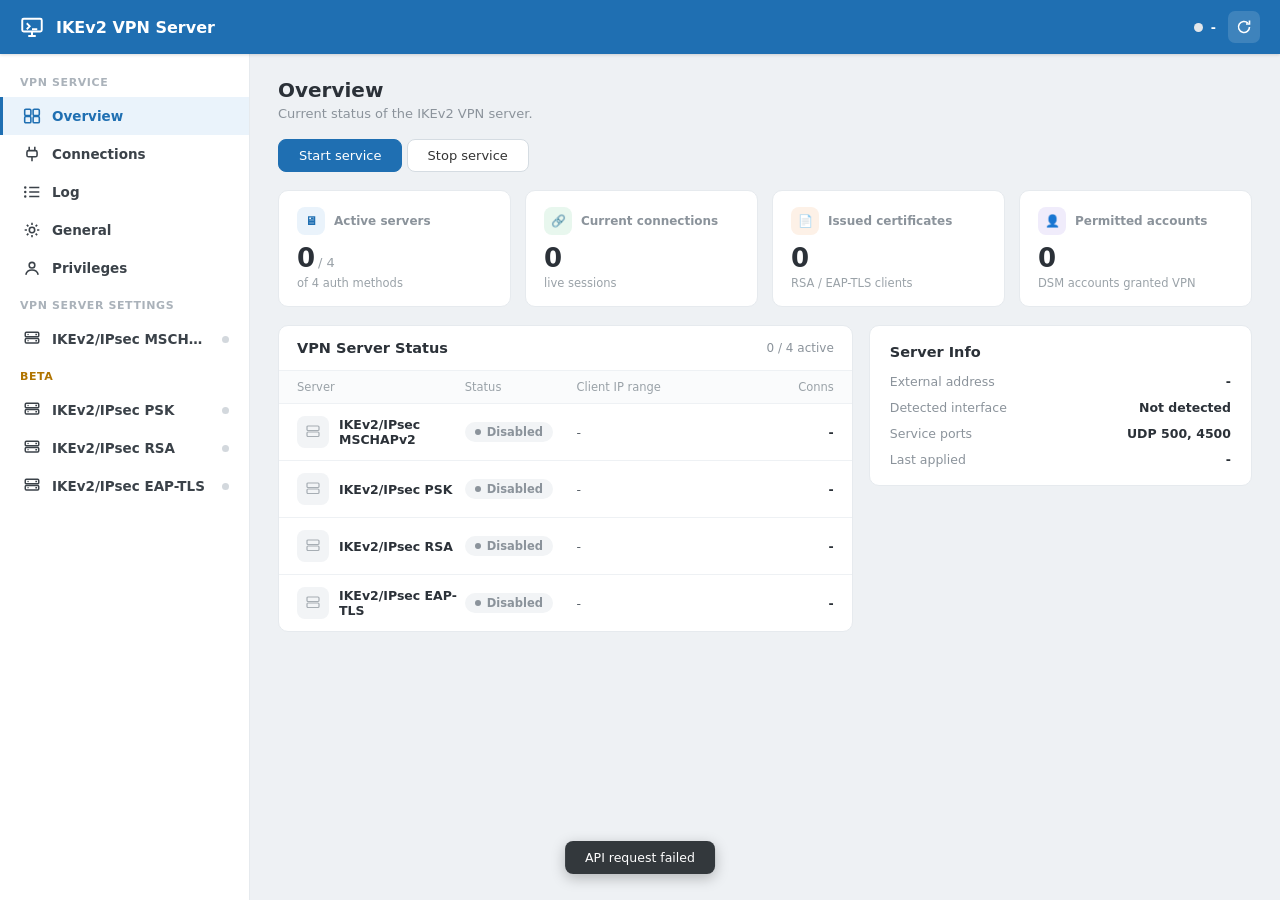
<file: src/package/ui/index.html>
<!DOCTYPE html>
<html lang="ko">
<head>
<meta charset="utf-8">
<meta name="viewport" content="width=device-width, initial-scale=1">
<title>IKEv2 VPN Server</title>
<link rel="stylesheet" href="app.css">
</head>
<body>

<div id="app"></div>

<!-- Downloads (client profiles, .p12 certificates) are POSTs whose response is
     a file. They go through this form into the hidden iframe so the browser
     handles Content-Disposition itself; see js/api.js postDownload(). -->
<form id="f_download" method="POST" style="display:none" target="dl_frame"></form>
<iframe name="dl_frame" style="display:none"></iframe>

<script type="module" src="js/main.js"></script>
</body>
</html>
</file>
<file: src/package/ui/app.css>
:root{
    --bg:#eef1f4;--card:#ffffff;--line:#e6eaee;--line2:#eef1f4;--txt:#2b3138;--sub:#8b939b;
    --accent:#1f6fb2;--accent-h:#0a76c4;--accent-bg:#eaf3fb;
    --ok:#2fa85e;--ok-bg:#e8f7ee;--bad:#e5734a;--bad-bg:#fdf1e7;--warn:#d97a3a;
}
*{box-sizing:border-box}
body{margin:0;font-family:"Segoe UI","Apple SD Gothic Neo","Malgun Gothic",system-ui,sans-serif;
    color:var(--txt);background:var(--bg);font-size:13px}
a{color:var(--accent);text-decoration:none}a:hover{text-decoration:underline}
input,select,button{font-family:inherit;font-size:13px}
input:disabled,select:disabled{background:#f5f6f7!important;color:#b0b5ba!important;border-color:#e0e4e8!important}
select:focus,input:focus{border-color:var(--accent)!important;outline:none}
/* custom dropdown matching the mockup (js/components/Dropdown.js). The popup is
   position:fixed, so it is laid out against the viewport and escapes the
   overflow of .card/.main instead of being clipped by them.
   INVARIANT: no ancestor of .dd may set transform, filter, backdrop-filter,
   perspective, contain or will-change. Any of those makes that ancestor the
   containing block for the fixed popup, which would both offset it and bring
   .card's overflow:hidden back into play. */
.dd{position:relative;width:100%;font-size:13px;user-select:none}
.dd-box{display:flex;align-items:center;height:34px;border:1px solid #c3ccd4;border-radius:6px;
    background:#fff;cursor:pointer;overflow:hidden;transition:border-color .12s}
.dd-box:hover,.dd.open .dd-box{border-color:var(--accent)}
.dd-val{flex:1;min-width:0;padding:0 10px;white-space:nowrap;overflow:hidden;text-overflow:ellipsis;color:#333}
.dd-chev{width:30px;flex:none;align-self:stretch;display:flex;align-items:center;justify-content:center;
    border-left:1px solid #dbe1e7;background:#f4f8fc}
.dd.open .dd-chev{border-left-color:#bcdaf1;background:#e8f2fb}
.dd-chev svg{stroke:var(--accent);transition:transform .15s}
.dd.open .dd-chev svg{transform:rotate(180deg)}
.dd.disabled .dd-box{background:#f5f6f7;cursor:default;border-color:#c3ccd4}
.dd.disabled .dd-box:hover{border-color:#c3ccd4}
.dd.disabled .dd-val{color:#b0b5ba}
.dd.disabled .dd-chev{background:#f5f6f7;border-left-color:#e5e9ed}
.dd.disabled .dd-chev svg{stroke:#b8bfc5}
.dd-pop{position:fixed;background:#fff;border:1px solid #d5dce2;border-radius:6px;
    box-shadow:0 6px 20px rgba(0,0,0,.16);padding:4px;z-index:9999;max-height:280px;overflow-y:auto}
.dd-opt{padding:8px 12px;border-radius:4px;cursor:pointer;font-size:13px;white-space:nowrap;color:#333}
.dd-opt:hover{background:var(--accent-bg);color:var(--accent)}
.dd-opt.sel{background:var(--accent-bg);color:var(--accent);font-weight:600}
.form-row .dd{max-width:320px}
::-webkit-scrollbar{width:10px;height:10px}
::-webkit-scrollbar-thumb{background:#c9d0d7;border-radius:5px;border:2px solid transparent;background-clip:padding-box}

.app{display:flex;flex-direction:column;height:100vh;min-height:600px}
.topbar{height:54px;flex:none;background:var(--accent);display:flex;align-items:center;
    padding:0 20px;color:#fff;gap:12px;box-shadow:0 1px 3px rgba(0,0,0,.15);z-index:5}
.topbar .title{font-size:16px;font-weight:600}
.topbar .badge{padding:2px 9px;border-radius:11px;background:rgba(255,255,255,.18);font-size:11.5px;font-weight:600}
.topbar .spacer{flex:1}
.topbar .stat{display:flex;align-items:center;gap:8px;font-size:12.5px;font-weight:700;
    background:transparent;border:none;border-radius:0;padding:0;color:#fff}
.dot{width:9px;height:9px;border-radius:50%;flex:none}
.dot.ok{background:#54d17a;box-shadow:0 0 0 3px rgba(84,209,122,.25)}
.dot.bad{background:#e2e6ea}
.iconbtn{background:rgba(255,255,255,.14);border:none;color:#fff;width:32px;height:32px;
    border-radius:7px;cursor:pointer;display:flex;align-items:center;justify-content:center}
.iconbtn:hover{background:rgba(255,255,255,.26)}

.body{flex:1;display:flex;min-height:0}
.sidebar{width:250px;flex:none;background:#fff;border-right:1px solid var(--line);padding:10px 0;overflow-y:auto}
.sidebar .hd{padding:12px 20px 8px;font-size:11px;font-weight:700;color:#aab2ba;letter-spacing:.6px;text-transform:uppercase}
.navitem{display:flex;align-items:center;gap:11px;padding:10px 20px;cursor:pointer;font-size:13.5px;
    color:#3b4249;font-weight:600;border-left:3px solid transparent;user-select:none}
.navitem:hover{background:#f2f6fa}
.navitem.active{color:var(--accent);font-weight:700;background:var(--accent-bg);border-left-color:var(--accent)}
.navitem svg{flex:none}
.navitem .nm{flex:1;white-space:nowrap;overflow:hidden;text-overflow:ellipsis}
.navitem .dot{width:7px;height:7px}

.main{flex:1;min-width:0;overflow-y:auto}
.page{padding:24px 28px 40px;max-width:1200px}
.page h1{font-size:20px;font-weight:700;margin:0 0 4px}
.page .desc{color:var(--sub);margin-bottom:18px}
.hidden{display:none!important}

.card{background:var(--card);border:1px solid var(--line);border-radius:10px;overflow:hidden;margin-bottom:16px}
.card .pad{padding:18px 20px}
.card h2{font-size:14.5px;font-weight:700;margin:0}
.card .chd{padding:14px 18px;display:flex;align-items:center;justify-content:space-between;border-bottom:1px solid var(--line2)}

.notice{margin:0 0 14px;padding:10px 14px;border-radius:8px;background:var(--bad-bg);color:#a6431c;font-size:12.5px;line-height:1.5}
.notice.show{display:block}.notice{display:none}
.notice a{color:#a6431c;text-decoration:underline}

.statgrid{display:grid;grid-template-columns:repeat(auto-fit,minmax(190px,1fr));gap:14px;margin-bottom:18px}
.stat{background:var(--card);border:1px solid var(--line);border-radius:10px;padding:16px 18px}
.stat .top{display:flex;align-items:center;gap:9px;color:var(--sub);font-size:12px;font-weight:600}
.stat .ic{width:28px;height:28px;border-radius:8px;display:flex;align-items:center;justify-content:center;flex:none}
.stat .val{font-size:26px;font-weight:700;margin-top:10px;line-height:1}
.stat .val .unit{font-size:13px;font-weight:500;color:#9aa2a8;margin-left:3px}
.stat .sub{font-size:11.5px;color:#9aa2a8;margin-top:5px}

table{width:100%;border-collapse:collapse}
.thead{display:grid;padding:9px 18px;font-size:11.5px;color:#9aa2a8;background:#fafbfc;border-bottom:1px solid var(--line2)}
.trow{display:grid;padding:12px 18px;align-items:center;border-bottom:1px solid var(--line2);font-size:12.5px}
.trow:last-child{border-bottom:none}
.trow:hover{background:#f8fafc}
.empty{padding:60px 20px;text-align:center;color:#aab2ba}
.empty svg{margin-bottom:8px}

.badge2{display:inline-flex;align-items:center;gap:6px;padding:3px 10px;border-radius:12px;font-size:11.5px;font-weight:600}
.badge2 .d{width:6px;height:6px;border-radius:50%}
.beta-tag{font-size:10.5px;font-weight:700;letter-spacing:.5px;color:#8a5a00;background:#ffe6b0;padding:2px 7px;border-radius:6px;line-height:1.4}
.sidebar .hd.beta{color:#b07400}

.form-row{display:grid;grid-template-columns:170px 1fr;align-items:center;gap:12px;margin-bottom:13px}
.form-row label{color:#4a525a}
.form-row input[type=text],.form-row input[type=password],.form-row select{
    height:32px;border:1px solid #c3ccd4;border-radius:6px;padding:0 8px;max-width:320px;width:100%}
.form-row select{height:34px;padding:0 40px 0 11px}
.octets{display:flex;align-items:center;gap:6px}
.form-row .octets input{width:52px;height:32px;border:1px solid #c3ccd4;border-radius:6px;padding:0 6px;max-width:52px;text-align:center;font-variant-numeric:tabular-nums}
.octets .dot-sep{color:#8b939b}
.octets .octet-suffix{color:#5b636b;font-weight:600;font-variant-numeric:tabular-nums;margin-left:2px}
.chk{display:flex;align-items:center;gap:8px;cursor:pointer}
.chk input{width:15px;height:15px;accent-color:var(--accent);margin:0}

.btn{padding:8px 20px;font-size:13px;border-radius:8px;cursor:pointer;border:1px solid #d5dce2;background:#fff;color:#333}
.btn:hover{background:#f2f4f6}
.btn.primary{background:var(--accent);border-color:var(--accent);color:#fff}
.btn.primary:hover{background:var(--accent-h)}
.btn.danger{border-color:#f0c4b8;color:#c0472a;background:#fff}
.btn.danger:hover{background:#fdf1e7}
.btn.sm{padding:5px 12px;font-size:12px;border-radius:6px}
.btn:disabled{opacity:.5;cursor:default}
.actions{display:flex;justify-content:flex-end;gap:10px;margin-top:16px}
.toolbar{padding:12px 18px;display:flex;gap:8px;align-items:center;border-bottom:1px solid var(--line2)}

.searchbox{position:relative;width:220px}
.searchbox svg{position:absolute;left:9px;top:9px}
.searchbox input{width:100%;height:32px;border:1px solid #c3ccd4;border-radius:6px;padding:0 8px 0 30px}

#toast{position:fixed;bottom:26px;left:50%;transform:translateX(-50%) translateY(20px);
    background:rgba(40,44,48,.94);color:#fff;padding:9px 20px;border-radius:8px;font-size:12.5px;
    box-shadow:0 4px 14px rgba(0,0,0,.25);opacity:0;pointer-events:none;transition:.2s}
#toast.show{opacity:1;transform:translateX(-50%) translateY(0)}

/* busy overlay shown while a change is being applied (service restarts) */
#busy{position:fixed;inset:0;z-index:50;display:flex;align-items:center;justify-content:center;
    visibility:hidden;opacity:0;pointer-events:none;background:rgba(20,24,28,.42);transition:opacity .15s ease}
#busy.show{visibility:visible;opacity:1;pointer-events:auto}
#busy .busy-box{background:#fff;border-radius:12px;padding:26px 34px;min-width:260px;text-align:center;
    box-shadow:0 10px 40px rgba(0,0,0,.28)}
#busy .spinner{width:38px;height:38px;margin:0 auto 16px;border-radius:50%;
    border:3.5px solid #e3e8ed;border-top-color:var(--accent);animation:busy-spin .8s linear infinite;will-change:transform}
#busy .busy-msg{font-size:14px;font-weight:700;color:var(--txt)}
#busy .busy-sub{font-size:12px;color:var(--sub);margin-top:5px}
@keyframes busy-spin{to{transform:rotate(360deg)}}
@media (prefers-reduced-motion:reduce){#busy{transition:none}#busy .spinner{animation:none}}
</file>
